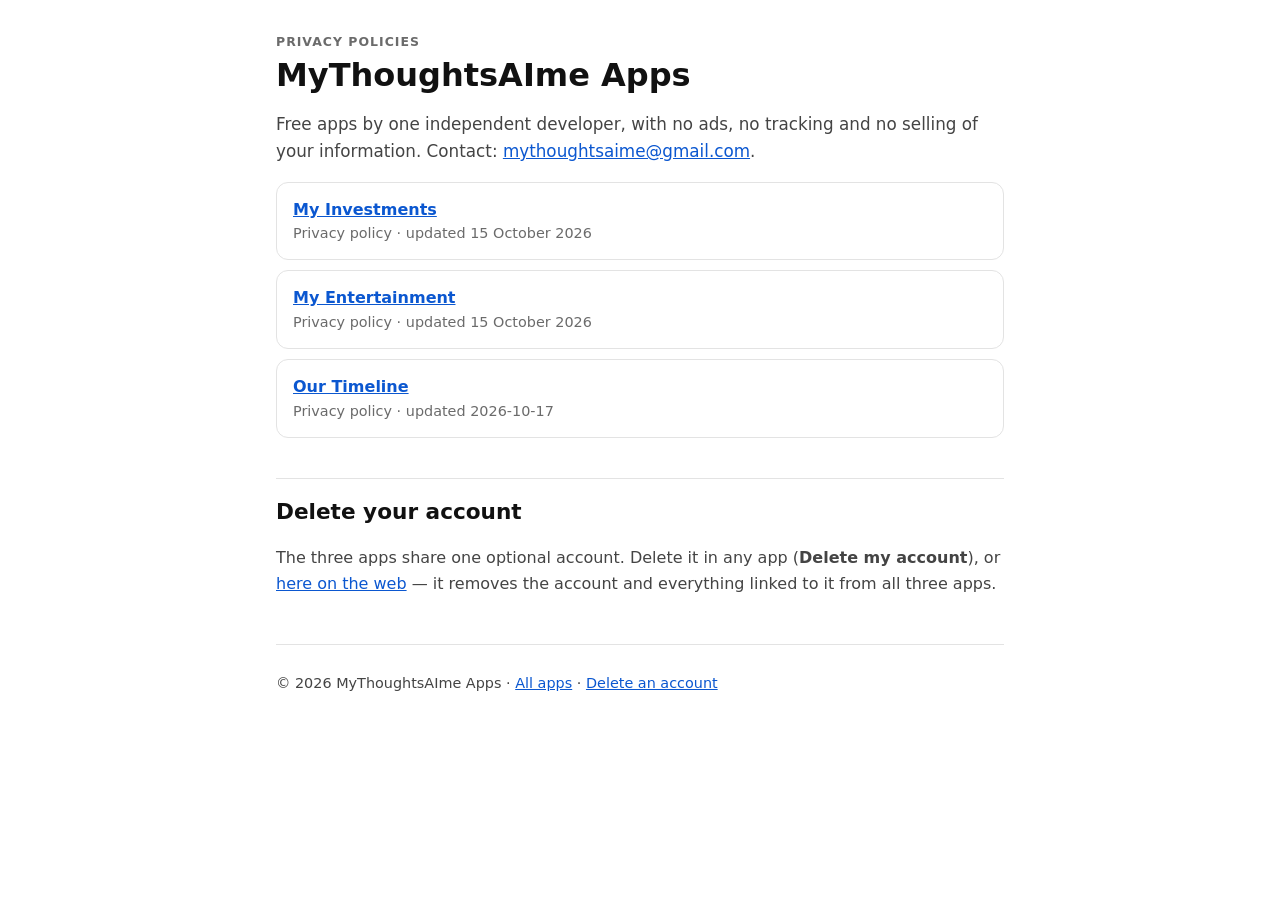
<file: index.html>
<!doctype html>
<html lang="en">
<head>
<meta charset="utf-8">
<meta name="viewport" content="width=device-width, initial-scale=1">
<title>Privacy policies — MyThoughtsAIme Apps</title>
<meta name="description" content="Privacy policies for My Investments, My Entertainment and Our Timeline.">
<link rel="stylesheet" href="assets/style.css">
</head>
<body>
<main>
<header>
<p class="kicker">Privacy policies</p>
<h1>MyThoughtsAIme Apps</h1>
<p class="lead">Free apps by one independent developer, with no ads, no tracking and no selling of your information.
Contact: <a href="mailto:mythoughtsaime@gmail.com">mythoughtsaime@gmail.com</a>.</p>
</header>
<section>
<ul class="apps">
<li><a href="my-investments.html"><strong>My Investments</strong></a><span>Privacy policy · updated 15 October 2026</span></li>
<li><a href="my-entertainment.html"><strong>My Entertainment</strong></a><span>Privacy policy · updated 15 October 2026</span></li>
<li><a href="our-timeline.html"><strong>Our Timeline</strong></a><span>Privacy policy · updated 2026-10-17</span></li>
</ul>
</section>
<section>
<h2>Delete your account</h2>
<p>The three apps share one optional account. Delete it in any app (<strong>Delete my account</strong>), or
<a href="delete-account.html">here on the web</a> — it removes the account and everything linked to it from all three apps.</p>
</section>
<footer><p>© 2026 MyThoughtsAIme Apps · <a href="index.html">All apps</a> · <a href="delete-account.html">Delete an account</a></p></footer>
</main>
</body>
</html>
</file>
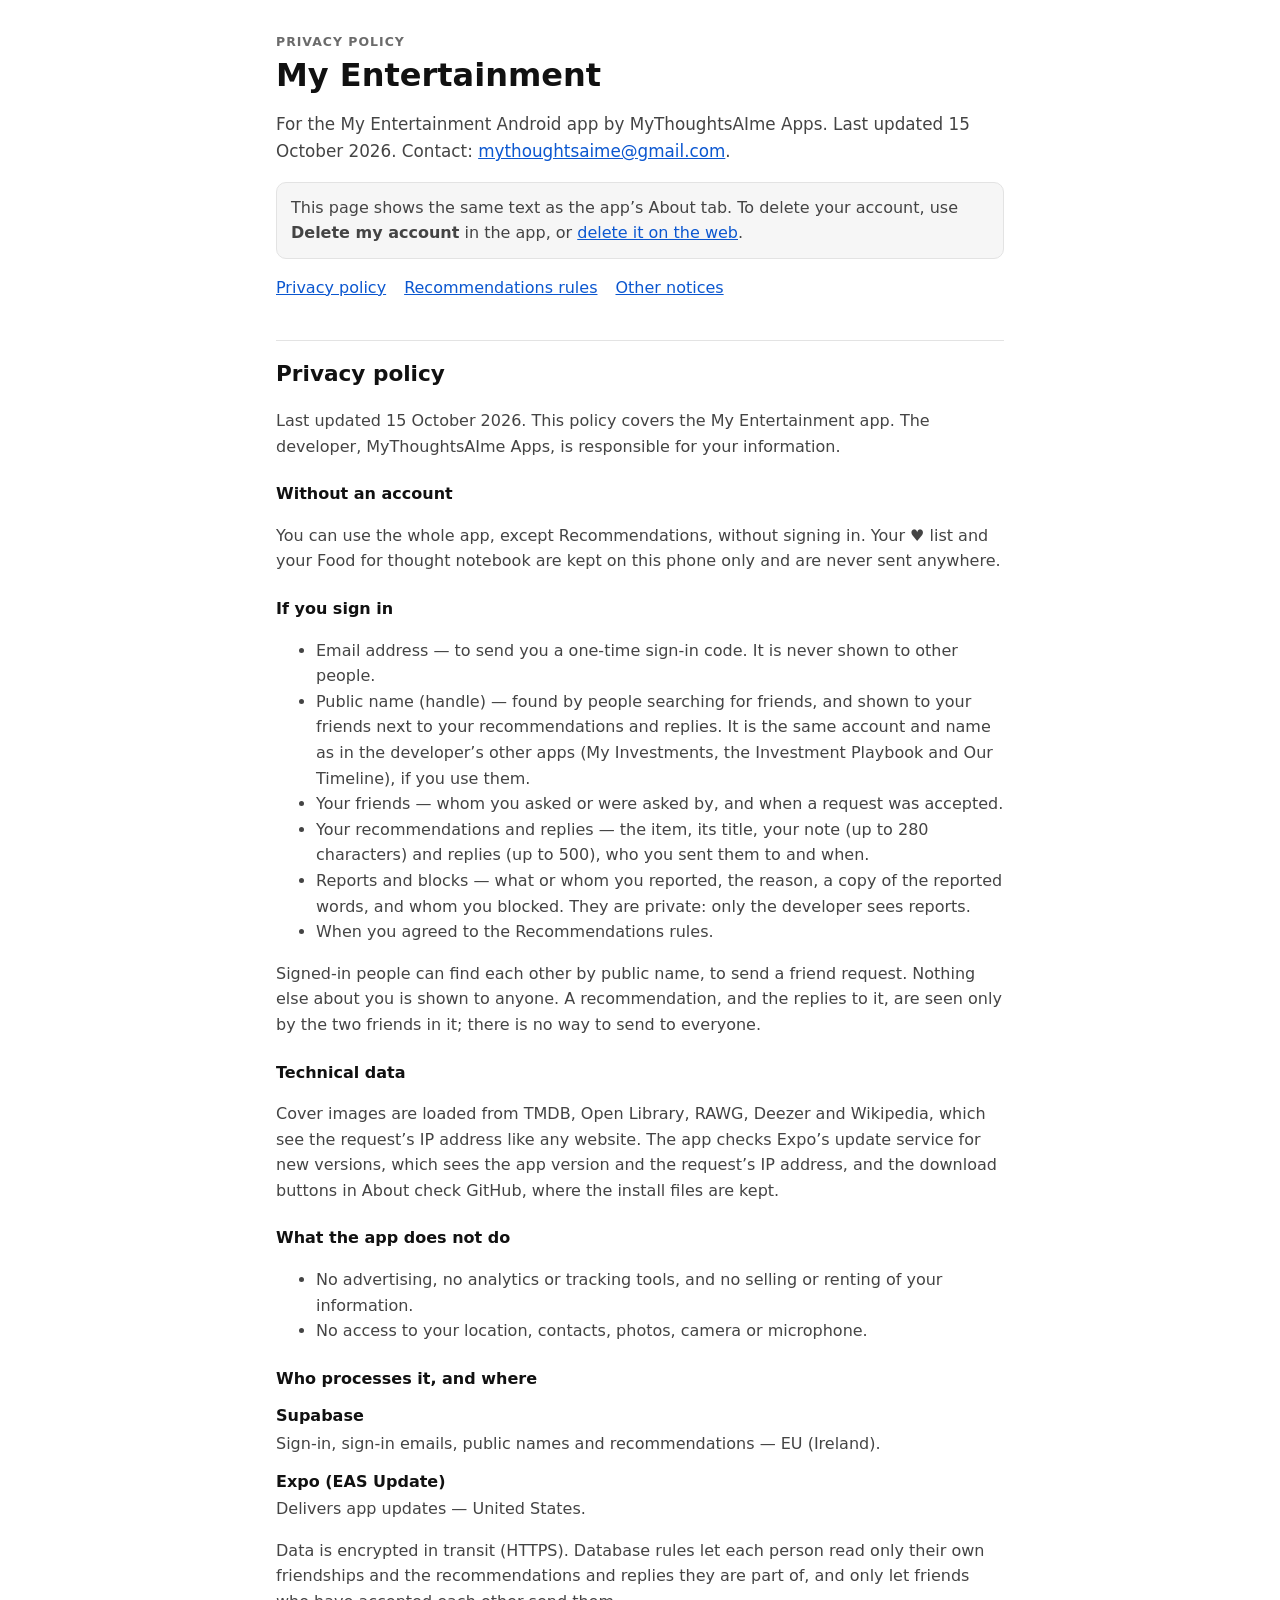
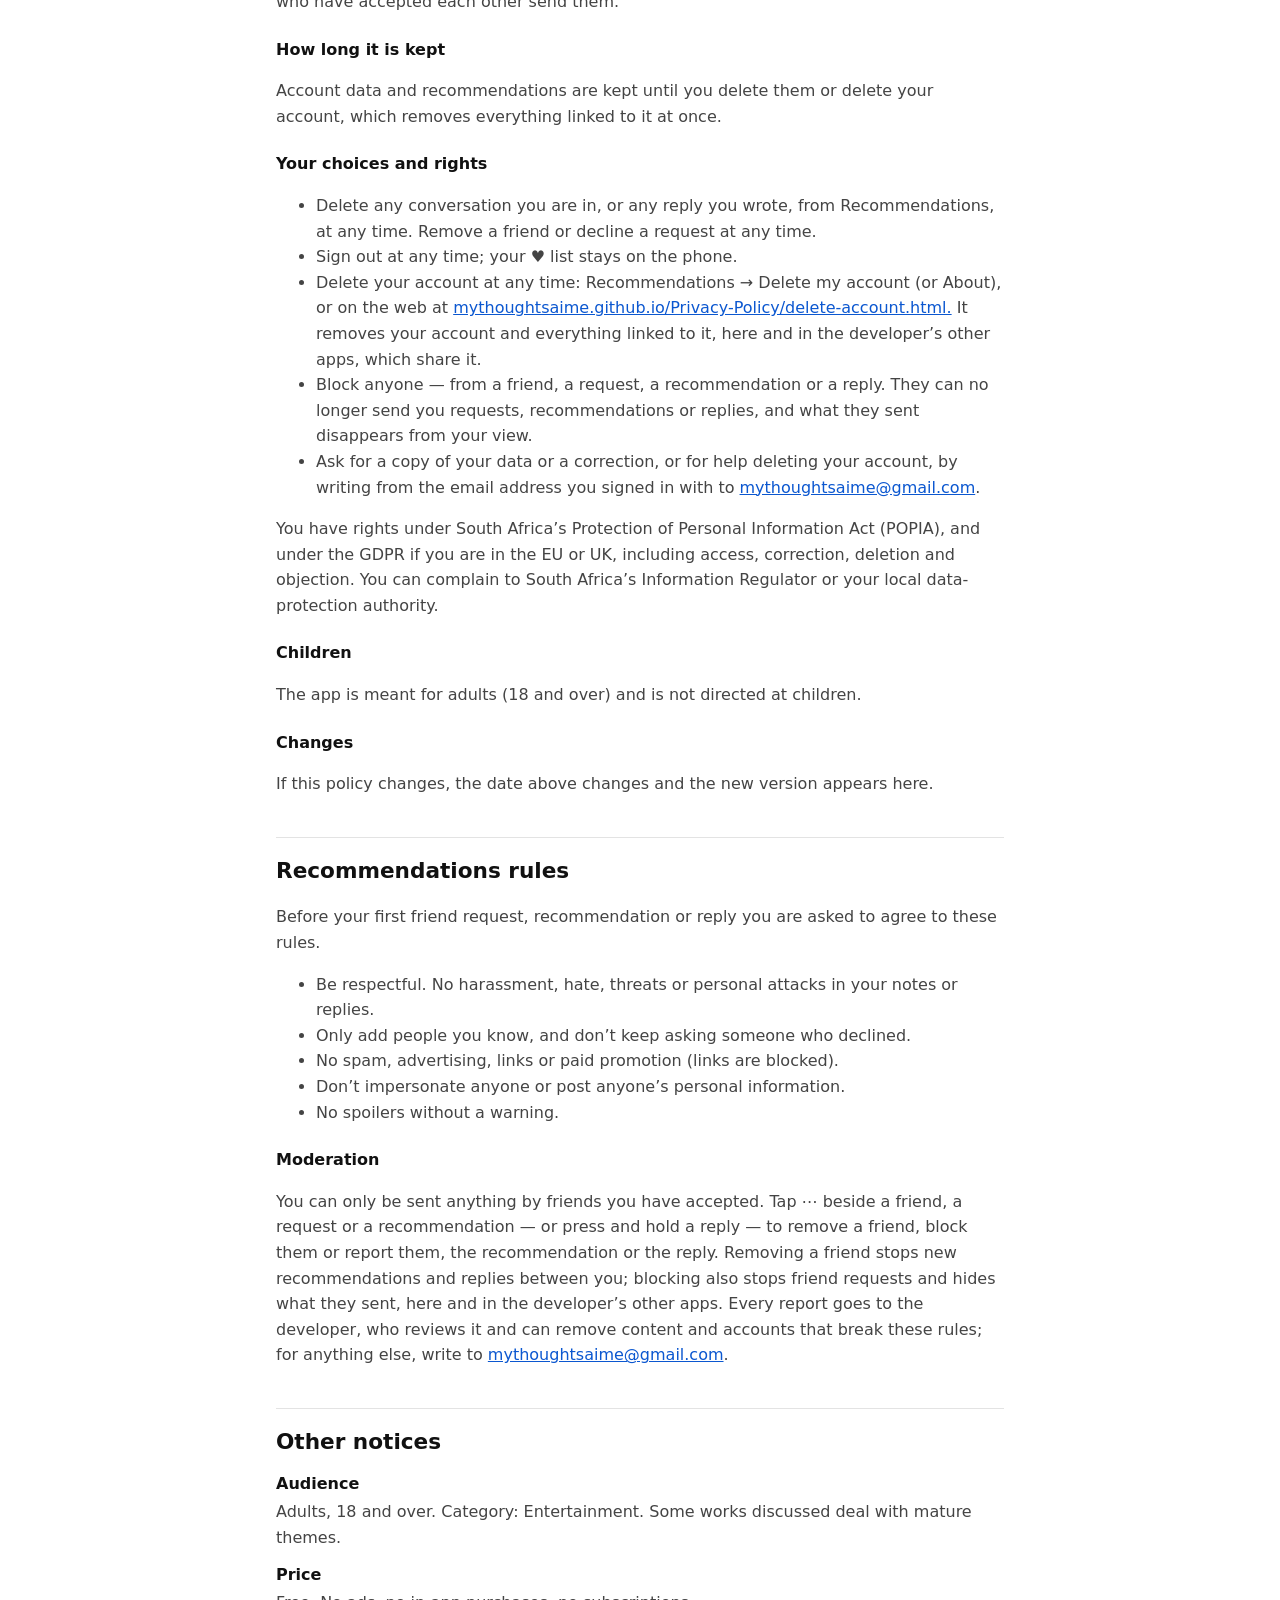
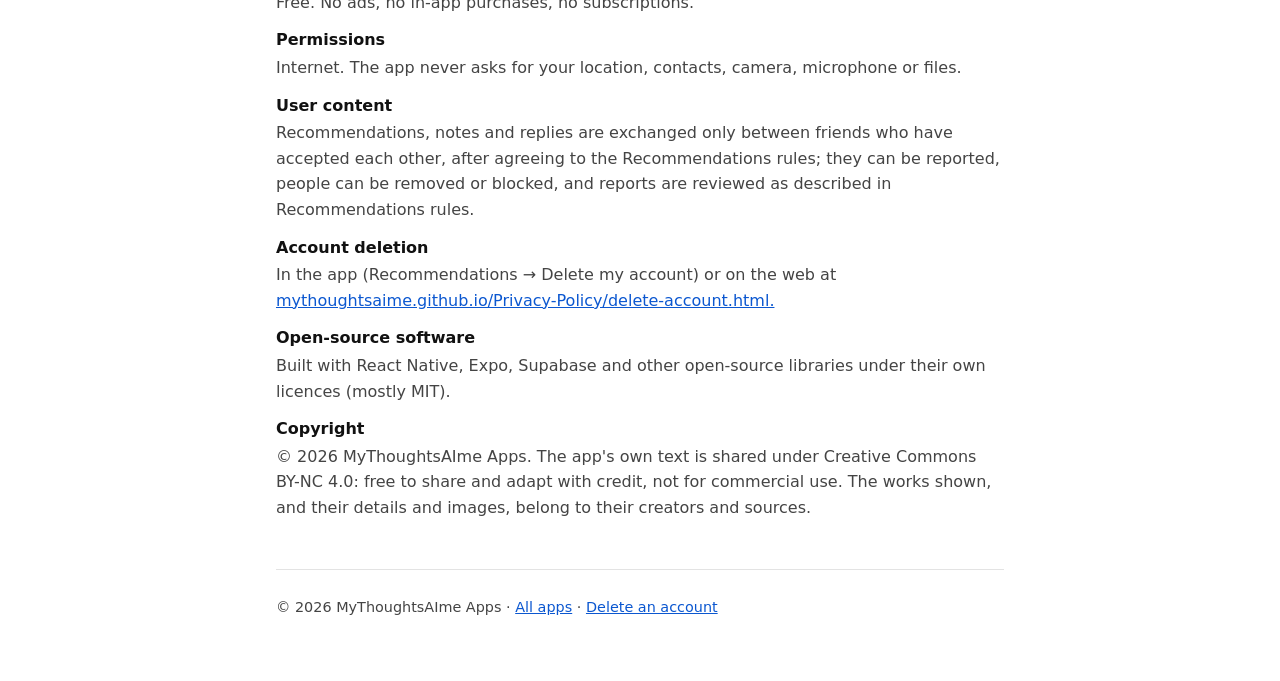
<file: my-entertainment.html>
<!doctype html>
<html lang="en">
<head>
<meta charset="utf-8">
<meta name="viewport" content="width=device-width, initial-scale=1">
<title>My Entertainment — Privacy policy</title>
<meta name="description" content="Privacy policy for the My Entertainment app.">
<link rel="stylesheet" href="assets/style.css">
</head>
<body>
<main>
<header>
<p class="kicker">Privacy policy</p>
<h1>My Entertainment</h1>
<p class="lead">For the My Entertainment Android app by MyThoughtsAIme Apps. Last updated 15 October 2026.
Contact: <a href="mailto:mythoughtsaime@gmail.com">mythoughtsaime@gmail.com</a>.</p>
<p class="note">This page shows the same text as the app’s About tab. To delete your account, use <strong>Delete my account</strong>
in the app, or <a href="delete-account.html">delete it on the web</a>.</p>
<nav><ul><li><a href="#privacy">Privacy policy</a></li><li><a href="#social">Recommendations rules</a></li><li><a href="#store">Other notices</a></li></ul></nav>
</header>
<section id="privacy"><h2>Privacy policy</h2>
<p>Last updated 15 October 2026. This policy covers the My Entertainment app. The developer, MyThoughtsAIme Apps, is responsible for your information.</p>
<h3>Without an account</h3>
<p>You can use the whole app, except Recommendations, without signing in. Your ♥ list and your Food for thought notebook are kept on this phone only and are never sent anywhere.</p>
<h3>If you sign in</h3>
<ul><li>Email address — to send you a one-time sign-in code. It is never shown to other people.</li><li>Public name (handle) — found by people searching for friends, and shown to your friends next to your recommendations and replies. It is the same account and name as in the developer’s other apps (My Investments, the Investment Playbook and Our Timeline), if you use them.</li><li>Your friends — whom you asked or were asked by, and when a request was accepted.</li><li>Your recommendations and replies — the item, its title, your note (up to 280 characters) and replies (up to 500), who you sent them to and when.</li><li>Reports and blocks — what or whom you reported, the reason, a copy of the reported words, and whom you blocked. They are private: only the developer sees reports.</li><li>When you agreed to the Recommendations rules.</li></ul>
<p>Signed-in people can find each other by public name, to send a friend request. Nothing else about you is shown to anyone. A recommendation, and the replies to it, are seen only by the two friends in it; there is no way to send to everyone.</p>
<h3>Technical data</h3>
<p>Cover images are loaded from TMDB, Open Library, RAWG, Deezer and Wikipedia, which see the request’s IP address like any website. The app checks Expo’s update service for new versions, which sees the app version and the request’s IP address, and the download buttons in About check GitHub, where the install files are kept.</p>
<h3>What the app does not do</h3>
<ul><li>No advertising, no analytics or tracking tools, and no selling or renting of your information.</li><li>No access to your location, contacts, photos, camera or microphone.</li></ul>
<h3>Who processes it, and where</h3>
<dl><dt>Supabase</dt><dd>Sign-in, sign-in emails, public names and recommendations — EU (Ireland).</dd><dt>Expo (EAS Update)</dt><dd>Delivers app updates — United States.</dd></dl>
<p>Data is encrypted in transit (HTTPS). Database rules let each person read only their own friendships and the recommendations and replies they are part of, and only let friends who have accepted each other send them.</p>
<h3>How long it is kept</h3>
<p>Account data and recommendations are kept until you delete them or delete your account, which removes everything linked to it at once.</p>
<h3>Your choices and rights</h3>
<ul><li>Delete any conversation you are in, or any reply you wrote, from Recommendations, at any time. Remove a friend or decline a request at any time.</li><li>Sign out at any time; your ♥ list stays on the phone.</li><li>Delete your account at any time: Recommendations → Delete my account (or About), or on the web at <a href="https://mythoughtsaime.github.io/Privacy-Policy/delete-account.html.">mythoughtsaime.github.io/Privacy-Policy/delete-account.html.</a> It removes your account and everything linked to it, here and in the developer’s other apps, which share it.</li><li>Block anyone — from a friend, a request, a recommendation or a reply. They can no longer send you requests, recommendations or replies, and what they sent disappears from your view.</li><li>Ask for a copy of your data or a correction, or for help deleting your account, by writing from the email address you signed in with to <a href="mailto:mythoughtsaime@gmail.com">mythoughtsaime@gmail.com</a>.</li></ul>
<p>You have rights under South Africa’s Protection of Personal Information Act (POPIA), and under the GDPR if you are in the EU or UK, including access, correction, deletion and objection. You can complain to South Africa’s Information Regulator or your local data-protection authority.</p>
<h3>Children</h3>
<p>The app is meant for adults (18 and over) and is not directed at children.</p>
<h3>Changes</h3>
<p>If this policy changes, the date above changes and the new version appears here.</p></section>
<section id="social"><h2>Recommendations rules</h2>
<p>Before your first friend request, recommendation or reply you are asked to agree to these rules.</p>
<ul><li>Be respectful. No harassment, hate, threats or personal attacks in your notes or replies.</li><li>Only add people you know, and don’t keep asking someone who declined.</li><li>No spam, advertising, links or paid promotion (links are blocked).</li><li>Don’t impersonate anyone or post anyone’s personal information.</li><li>No spoilers without a warning.</li></ul>
<h3>Moderation</h3>
<p>You can only be sent anything by friends you have accepted. Tap ⋯ beside a friend, a request or a recommendation — or press and hold a reply — to remove a friend, block them or report them, the recommendation or the reply. Removing a friend stops new recommendations and replies between you; blocking also stops friend requests and hides what they sent, here and in the developer’s other apps. Every report goes to the developer, who reviews it and can remove content and accounts that break these rules; for anything else, write to <a href="mailto:mythoughtsaime@gmail.com">mythoughtsaime@gmail.com</a>.</p></section>
<section id="store"><h2>Other notices</h2>
<dl><dt>Audience</dt><dd>Adults, 18 and over. Category: Entertainment. Some works discussed deal with mature themes.</dd><dt>Price</dt><dd>Free. No ads, no in-app purchases, no subscriptions.</dd><dt>Permissions</dt><dd>Internet. The app never asks for your location, contacts, camera, microphone or files.</dd><dt>User content</dt><dd>Recommendations, notes and replies are exchanged only between friends who have accepted each other, after agreeing to the Recommendations rules; they can be reported, people can be removed or blocked, and reports are reviewed as described in Recommendations rules.</dd><dt>Account deletion</dt><dd>In the app (Recommendations → Delete my account) or on the web at <a href="https://mythoughtsaime.github.io/Privacy-Policy/delete-account.html.">mythoughtsaime.github.io/Privacy-Policy/delete-account.html.</a></dd><dt>Open-source software</dt><dd>Built with React Native, Expo, Supabase and other open-source libraries under their own licences (mostly MIT).</dd><dt>Copyright</dt><dd>© 2026 MyThoughtsAIme Apps. The app's own text is shared under Creative Commons BY-NC 4.0: free to share and adapt with credit, not for commercial use. The works shown, and their details and images, belong to their creators and sources.</dd></dl></section>
<footer><p>© 2026 MyThoughtsAIme Apps · <a href="index.html">All apps</a> · <a href="delete-account.html">Delete an account</a></p></footer>
</main>
</body>
</html>
</file>
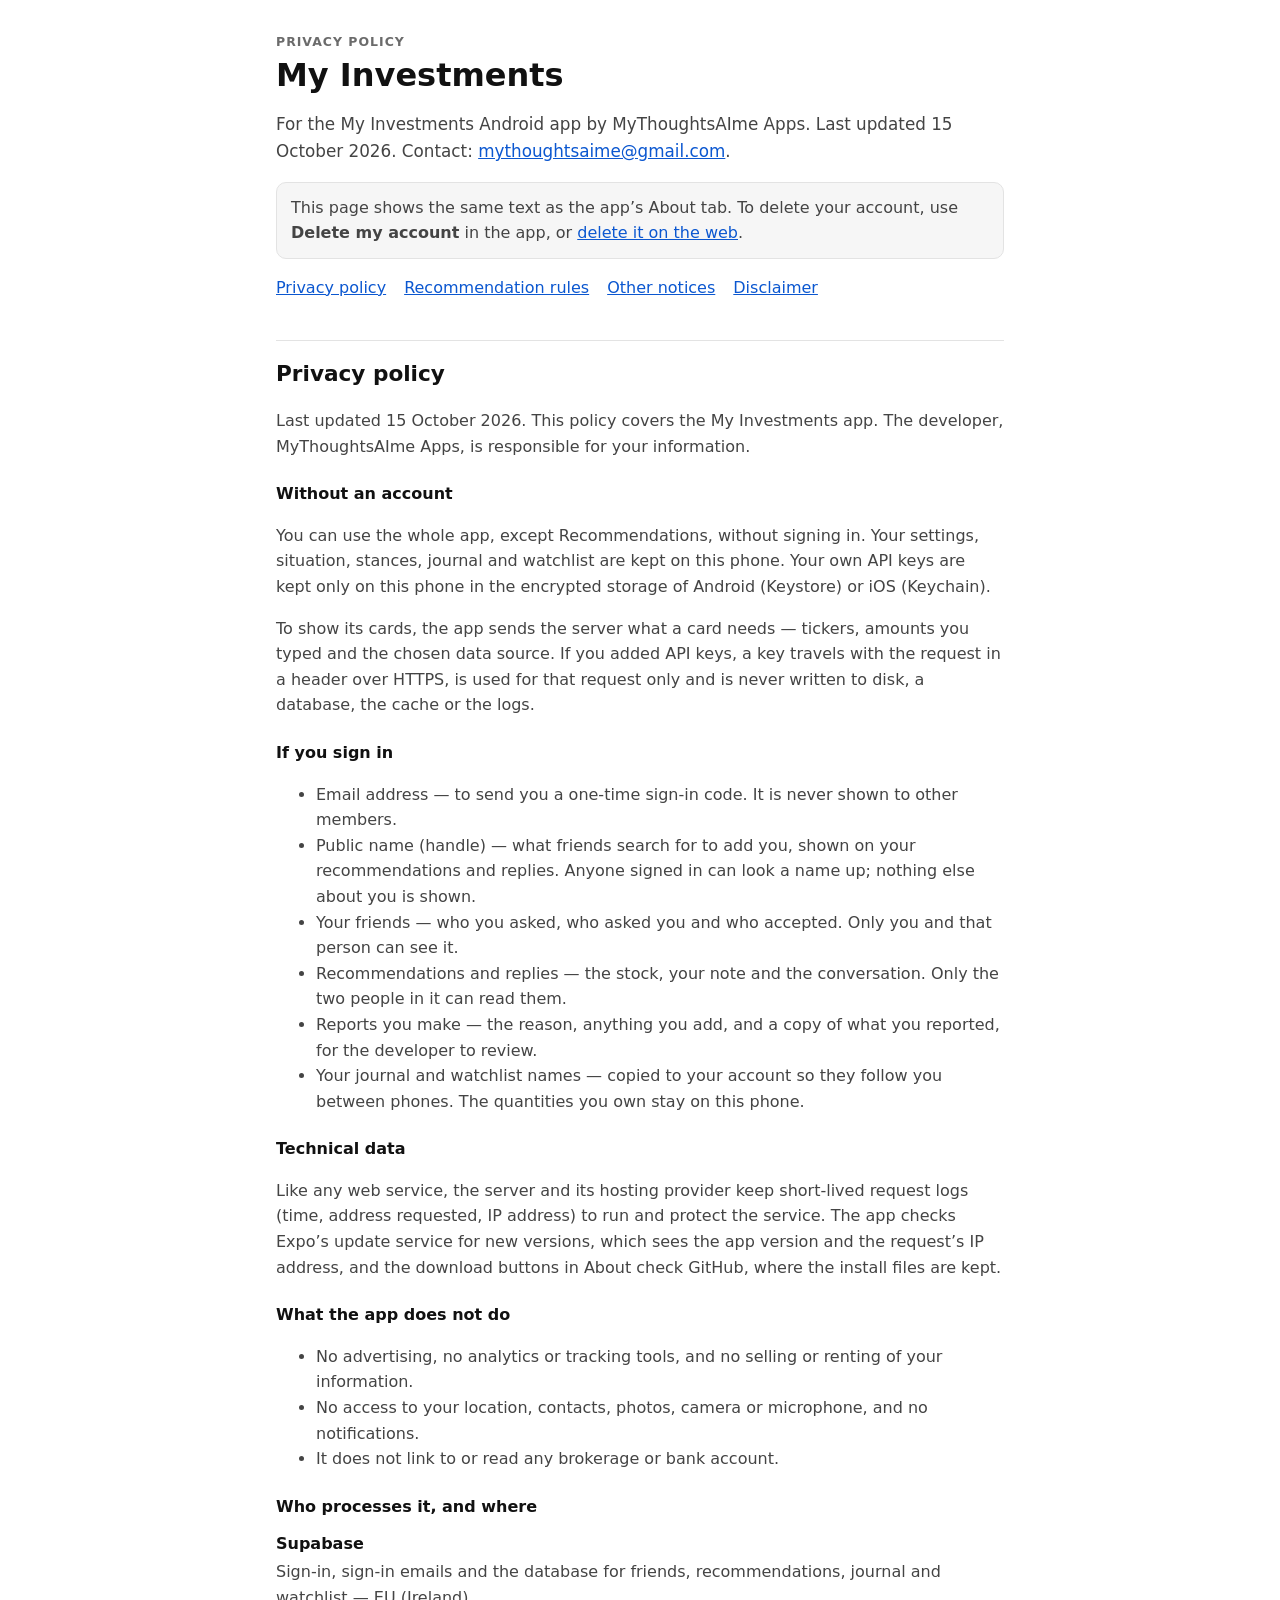
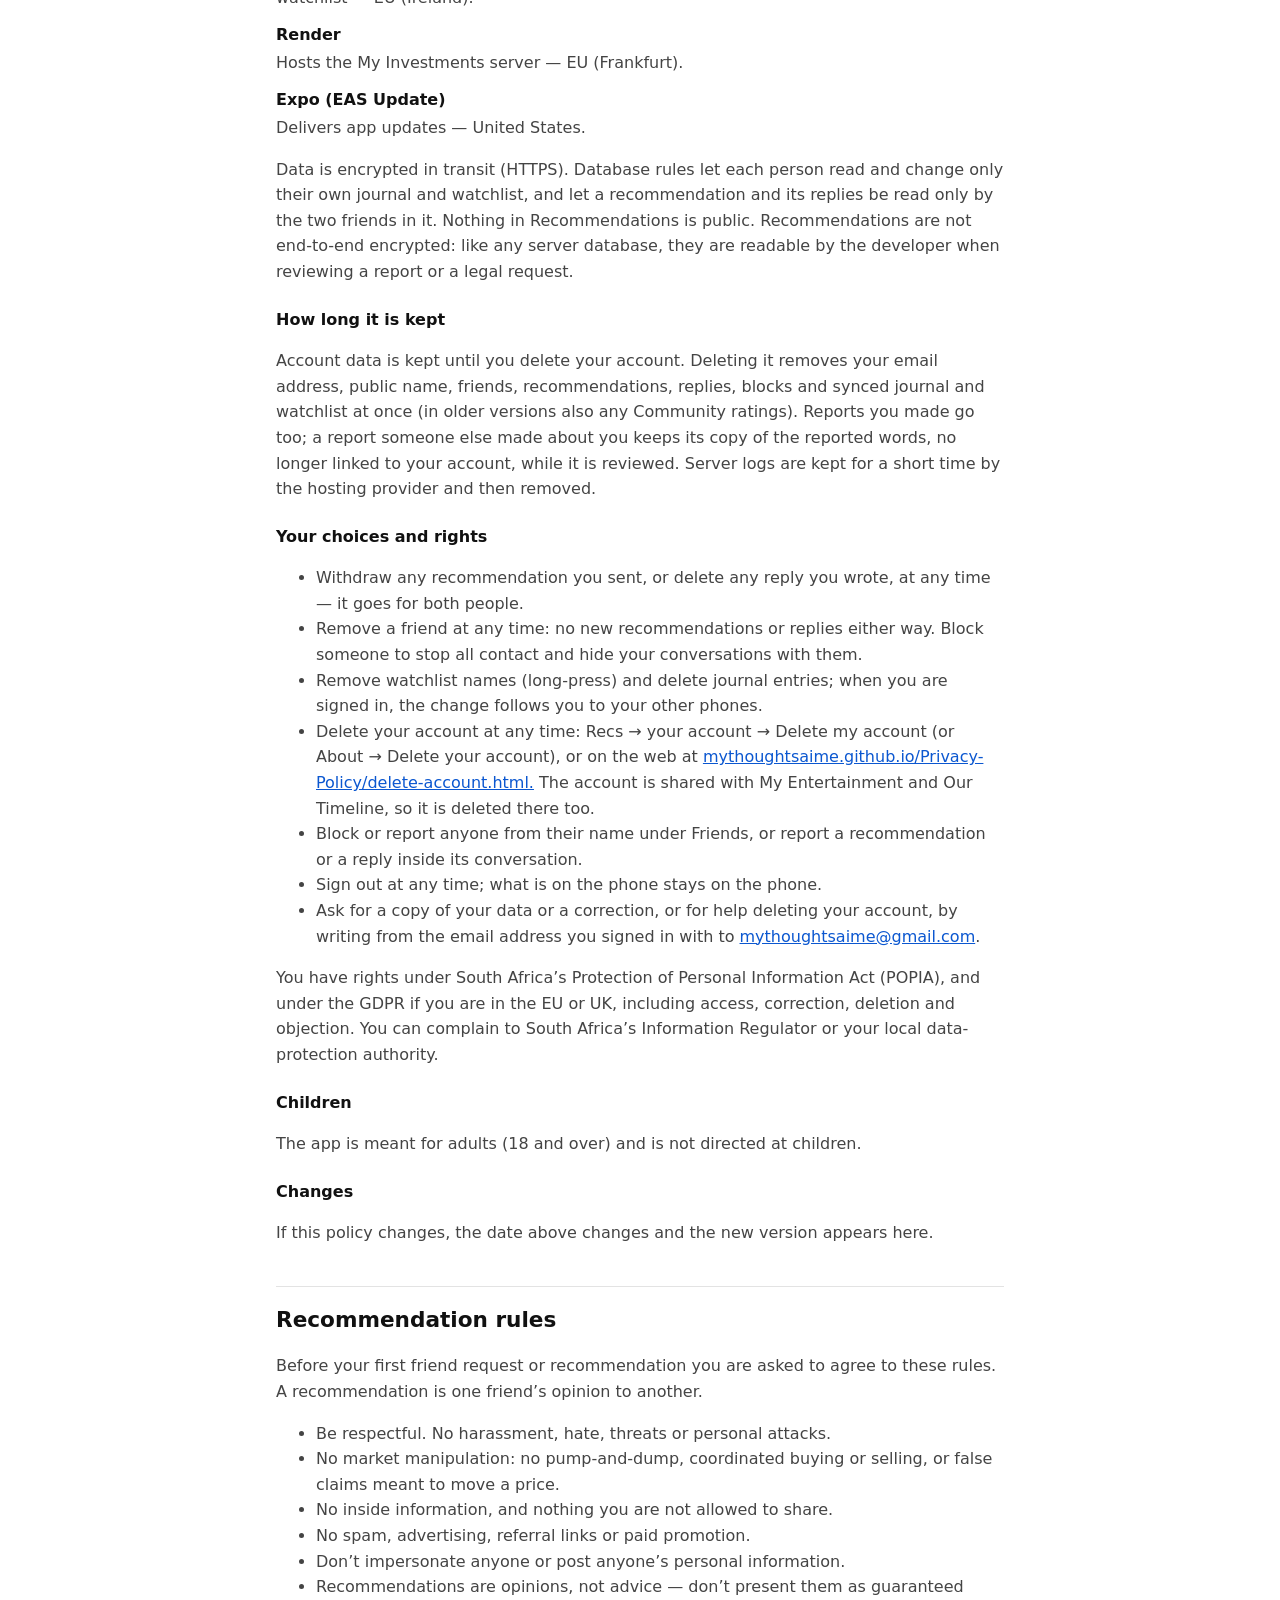
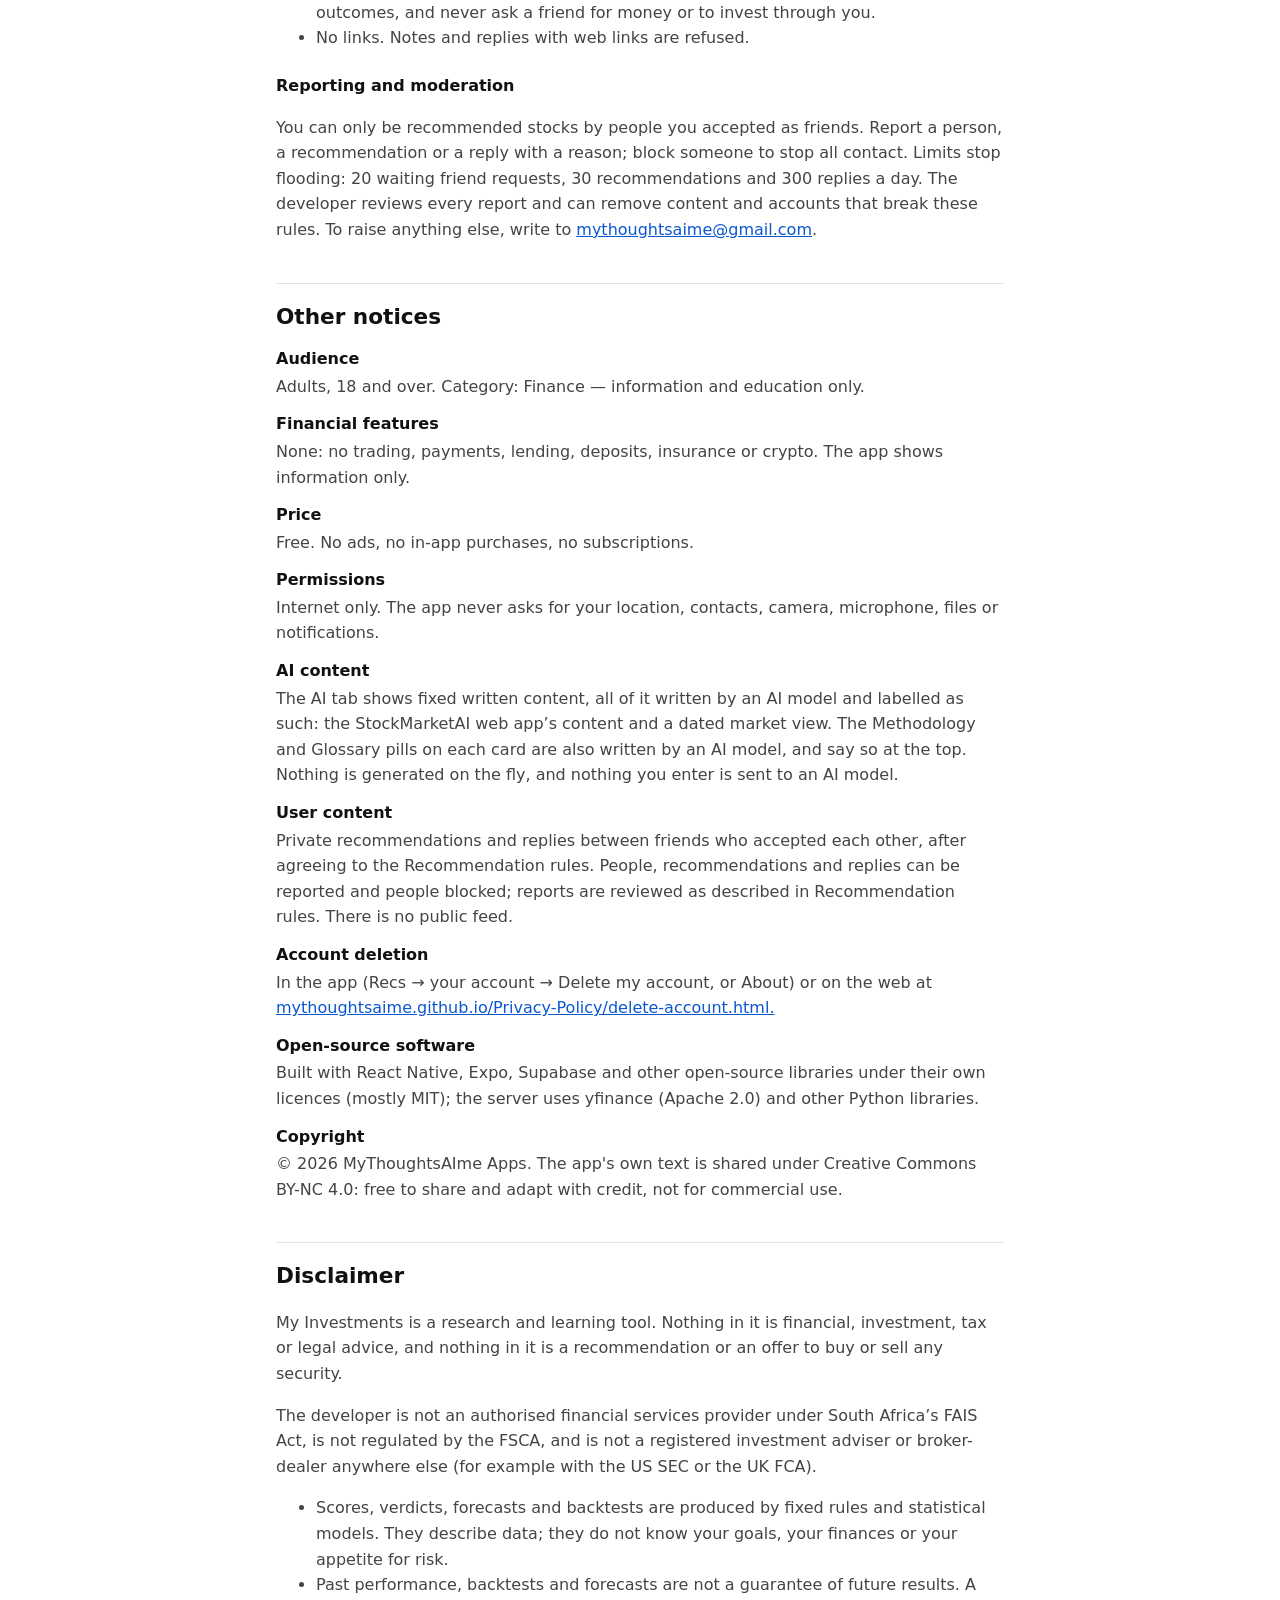
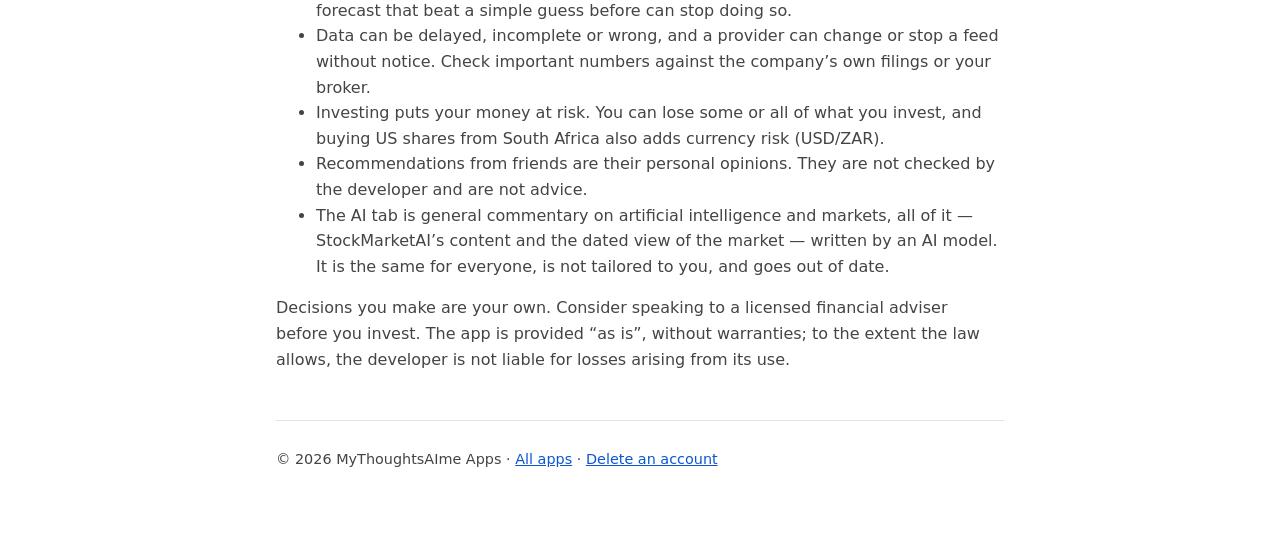
<file: my-investments.html>
<!doctype html>
<html lang="en">
<head>
<meta charset="utf-8">
<meta name="viewport" content="width=device-width, initial-scale=1">
<title>My Investments — Privacy policy</title>
<meta name="description" content="Privacy policy for the My Investments app.">
<link rel="stylesheet" href="assets/style.css">
</head>
<body>
<main>
<header>
<p class="kicker">Privacy policy</p>
<h1>My Investments</h1>
<p class="lead">For the My Investments Android app by MyThoughtsAIme Apps. Last updated 15 October 2026.
Contact: <a href="mailto:mythoughtsaime@gmail.com">mythoughtsaime@gmail.com</a>.</p>
<p class="note">This page shows the same text as the app’s About tab. To delete your account, use <strong>Delete my account</strong>
in the app, or <a href="delete-account.html">delete it on the web</a>.</p>
<nav><ul><li><a href="#privacy">Privacy policy</a></li><li><a href="#community">Recommendation rules</a></li><li><a href="#store">Other notices</a></li><li><a href="#disclaimer">Disclaimer</a></li></ul></nav>
</header>
<section id="privacy"><h2>Privacy policy</h2>
<p>Last updated 15 October 2026. This policy covers the My Investments app. The developer, MyThoughtsAIme Apps, is responsible for your information.</p>
<h3>Without an account</h3>
<p>You can use the whole app, except Recommendations, without signing in. Your settings, situation, stances, journal and watchlist are kept on this phone. Your own API keys are kept only on this phone in the encrypted storage of Android (Keystore) or iOS (Keychain).</p>
<p>To show its cards, the app sends the server what a card needs — tickers, amounts you typed and the chosen data source. If you added API keys, a key travels with the request in a header over HTTPS, is used for that request only and is never written to disk, a database, the cache or the logs.</p>
<h3>If you sign in</h3>
<ul><li>Email address — to send you a one-time sign-in code. It is never shown to other members.</li><li>Public name (handle) — what friends search for to add you, shown on your recommendations and replies. Anyone signed in can look a name up; nothing else about you is shown.</li><li>Your friends — who you asked, who asked you and who accepted. Only you and that person can see it.</li><li>Recommendations and replies — the stock, your note and the conversation. Only the two people in it can read them.</li><li>Reports you make — the reason, anything you add, and a copy of what you reported, for the developer to review.</li><li>Your journal and watchlist names — copied to your account so they follow you between phones. The quantities you own stay on this phone.</li></ul>
<h3>Technical data</h3>
<p>Like any web service, the server and its hosting provider keep short-lived request logs (time, address requested, IP address) to run and protect the service. The app checks Expo’s update service for new versions, which sees the app version and the request’s IP address, and the download buttons in About check GitHub, where the install files are kept.</p>
<h3>What the app does not do</h3>
<ul><li>No advertising, no analytics or tracking tools, and no selling or renting of your information.</li><li>No access to your location, contacts, photos, camera or microphone, and no notifications.</li><li>It does not link to or read any brokerage or bank account.</li></ul>
<h3>Who processes it, and where</h3>
<dl><dt>Supabase</dt><dd>Sign-in, sign-in emails and the database for friends, recommendations, journal and watchlist — EU (Ireland).</dd><dt>Render</dt><dd>Hosts the My Investments server — EU (Frankfurt).</dd><dt>Expo (EAS Update)</dt><dd>Delivers app updates — United States.</dd></dl>
<p>Data is encrypted in transit (HTTPS). Database rules let each person read and change only their own journal and watchlist, and let a recommendation and its replies be read only by the two friends in it. Nothing in Recommendations is public. Recommendations are not end-to-end encrypted: like any server database, they are readable by the developer when reviewing a report or a legal request.</p>
<h3>How long it is kept</h3>
<p>Account data is kept until you delete your account. Deleting it removes your email address, public name, friends, recommendations, replies, blocks and synced journal and watchlist at once (in older versions also any Community ratings). Reports you made go too; a report someone else made about you keeps its copy of the reported words, no longer linked to your account, while it is reviewed. Server logs are kept for a short time by the hosting provider and then removed.</p>
<h3>Your choices and rights</h3>
<ul><li>Withdraw any recommendation you sent, or delete any reply you wrote, at any time — it goes for both people.</li><li>Remove a friend at any time: no new recommendations or replies either way. Block someone to stop all contact and hide your conversations with them.</li><li>Remove watchlist names (long-press) and delete journal entries; when you are signed in, the change follows you to your other phones.</li><li>Delete your account at any time: Recs → your account → Delete my account (or About → Delete your account), or on the web at <a href="https://mythoughtsaime.github.io/Privacy-Policy/delete-account.html.">mythoughtsaime.github.io/Privacy-Policy/delete-account.html.</a> The account is shared with My Entertainment and Our Timeline, so it is deleted there too.</li><li>Block or report anyone from their name under Friends, or report a recommendation or a reply inside its conversation.</li><li>Sign out at any time; what is on the phone stays on the phone.</li><li>Ask for a copy of your data or a correction, or for help deleting your account, by writing from the email address you signed in with to <a href="mailto:mythoughtsaime@gmail.com">mythoughtsaime@gmail.com</a>.</li></ul>
<p>You have rights under South Africa’s Protection of Personal Information Act (POPIA), and under the GDPR if you are in the EU or UK, including access, correction, deletion and objection. You can complain to South Africa’s Information Regulator or your local data-protection authority.</p>
<h3>Children</h3>
<p>The app is meant for adults (18 and over) and is not directed at children.</p>
<h3>Changes</h3>
<p>If this policy changes, the date above changes and the new version appears here.</p></section>
<section id="community"><h2>Recommendation rules</h2>
<p>Before your first friend request or recommendation you are asked to agree to these rules. A recommendation is one friend’s opinion to another.</p>
<ul><li>Be respectful. No harassment, hate, threats or personal attacks.</li><li>No market manipulation: no pump-and-dump, coordinated buying or selling, or false claims meant to move a price.</li><li>No inside information, and nothing you are not allowed to share.</li><li>No spam, advertising, referral links or paid promotion.</li><li>Don’t impersonate anyone or post anyone’s personal information.</li><li>Recommendations are opinions, not advice — don’t present them as guaranteed outcomes, and never ask a friend for money or to invest through you.</li><li>No links. Notes and replies with web links are refused.</li></ul>
<h3>Reporting and moderation</h3>
<p>You can only be recommended stocks by people you accepted as friends. Report a person, a recommendation or a reply with a reason; block someone to stop all contact. Limits stop flooding: 20 waiting friend requests, 30 recommendations and 300 replies a day. The developer reviews every report and can remove content and accounts that break these rules. To raise anything else, write to <a href="mailto:mythoughtsaime@gmail.com">mythoughtsaime@gmail.com</a>.</p></section>
<section id="store"><h2>Other notices</h2>
<dl><dt>Audience</dt><dd>Adults, 18 and over. Category: Finance — information and education only.</dd><dt>Financial features</dt><dd>None: no trading, payments, lending, deposits, insurance or crypto. The app shows information only.</dd><dt>Price</dt><dd>Free. No ads, no in-app purchases, no subscriptions.</dd><dt>Permissions</dt><dd>Internet only. The app never asks for your location, contacts, camera, microphone, files or notifications.</dd><dt>AI content</dt><dd>The AI tab shows fixed written content, all of it written by an AI model and labelled as such: the StockMarketAI web app’s content and a dated market view. The Methodology and Glossary pills on each card are also written by an AI model, and say so at the top. Nothing is generated on the fly, and nothing you enter is sent to an AI model.</dd><dt>User content</dt><dd>Private recommendations and replies between friends who accepted each other, after agreeing to the Recommendation rules. People, recommendations and replies can be reported and people blocked; reports are reviewed as described in Recommendation rules. There is no public feed.</dd><dt>Account deletion</dt><dd>In the app (Recs → your account → Delete my account, or About) or on the web at <a href="https://mythoughtsaime.github.io/Privacy-Policy/delete-account.html.">mythoughtsaime.github.io/Privacy-Policy/delete-account.html.</a></dd><dt>Open-source software</dt><dd>Built with React Native, Expo, Supabase and other open-source libraries under their own licences (mostly MIT); the server uses yfinance (Apache 2.0) and other Python libraries.</dd><dt>Copyright</dt><dd>© 2026 MyThoughtsAIme Apps. The app's own text is shared under Creative Commons BY-NC 4.0: free to share and adapt with credit, not for commercial use.</dd></dl></section>
<section id="disclaimer"><h2>Disclaimer</h2>
<p>My Investments is a research and learning tool. Nothing in it is financial, investment, tax or legal advice, and nothing in it is a recommendation or an offer to buy or sell any security.</p>
<p>The developer is not an authorised financial services provider under South Africa’s FAIS Act, is not regulated by the FSCA, and is not a registered investment adviser or broker-dealer anywhere else (for example with the US SEC or the UK FCA).</p>
<ul><li>Scores, verdicts, forecasts and backtests are produced by fixed rules and statistical models. They describe data; they do not know your goals, your finances or your appetite for risk.</li><li>Past performance, backtests and forecasts are not a guarantee of future results. A forecast that beat a simple guess before can stop doing so.</li><li>Data can be delayed, incomplete or wrong, and a provider can change or stop a feed without notice. Check important numbers against the company’s own filings or your broker.</li><li>Investing puts your money at risk. You can lose some or all of what you invest, and buying US shares from South Africa also adds currency risk (USD/ZAR).</li><li>Recommendations from friends are their personal opinions. They are not checked by the developer and are not advice.</li><li>The AI tab is general commentary on artificial intelligence and markets, all of it — StockMarketAI’s content and the dated view of the market — written by an AI model. It is the same for everyone, is not tailored to you, and goes out of date.</li></ul>
<p>Decisions you make are your own. Consider speaking to a licensed financial adviser before you invest. The app is provided “as is”, without warranties; to the extent the law allows, the developer is not liable for losses arising from its use.</p></section>
<footer><p>© 2026 MyThoughtsAIme Apps · <a href="index.html">All apps</a> · <a href="delete-account.html">Delete an account</a></p></footer>
</main>
</body>
</html>
</file>
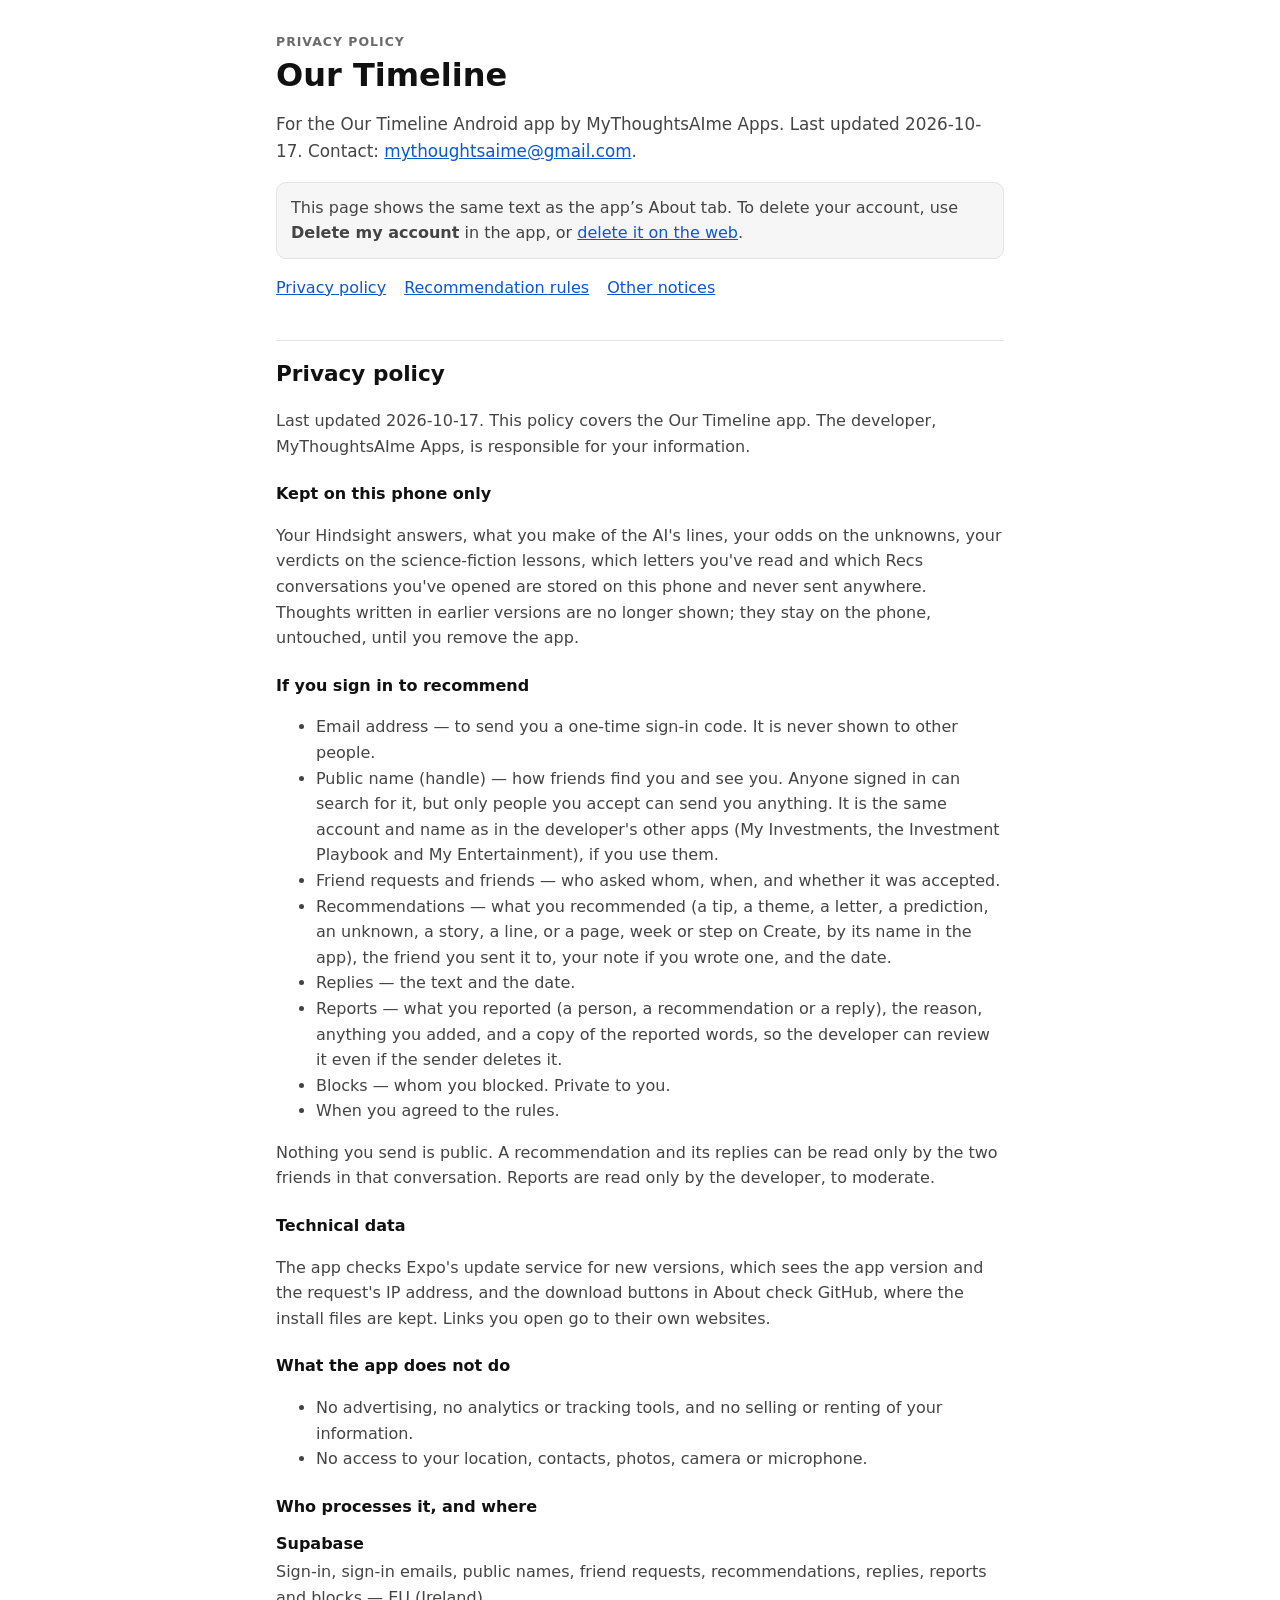
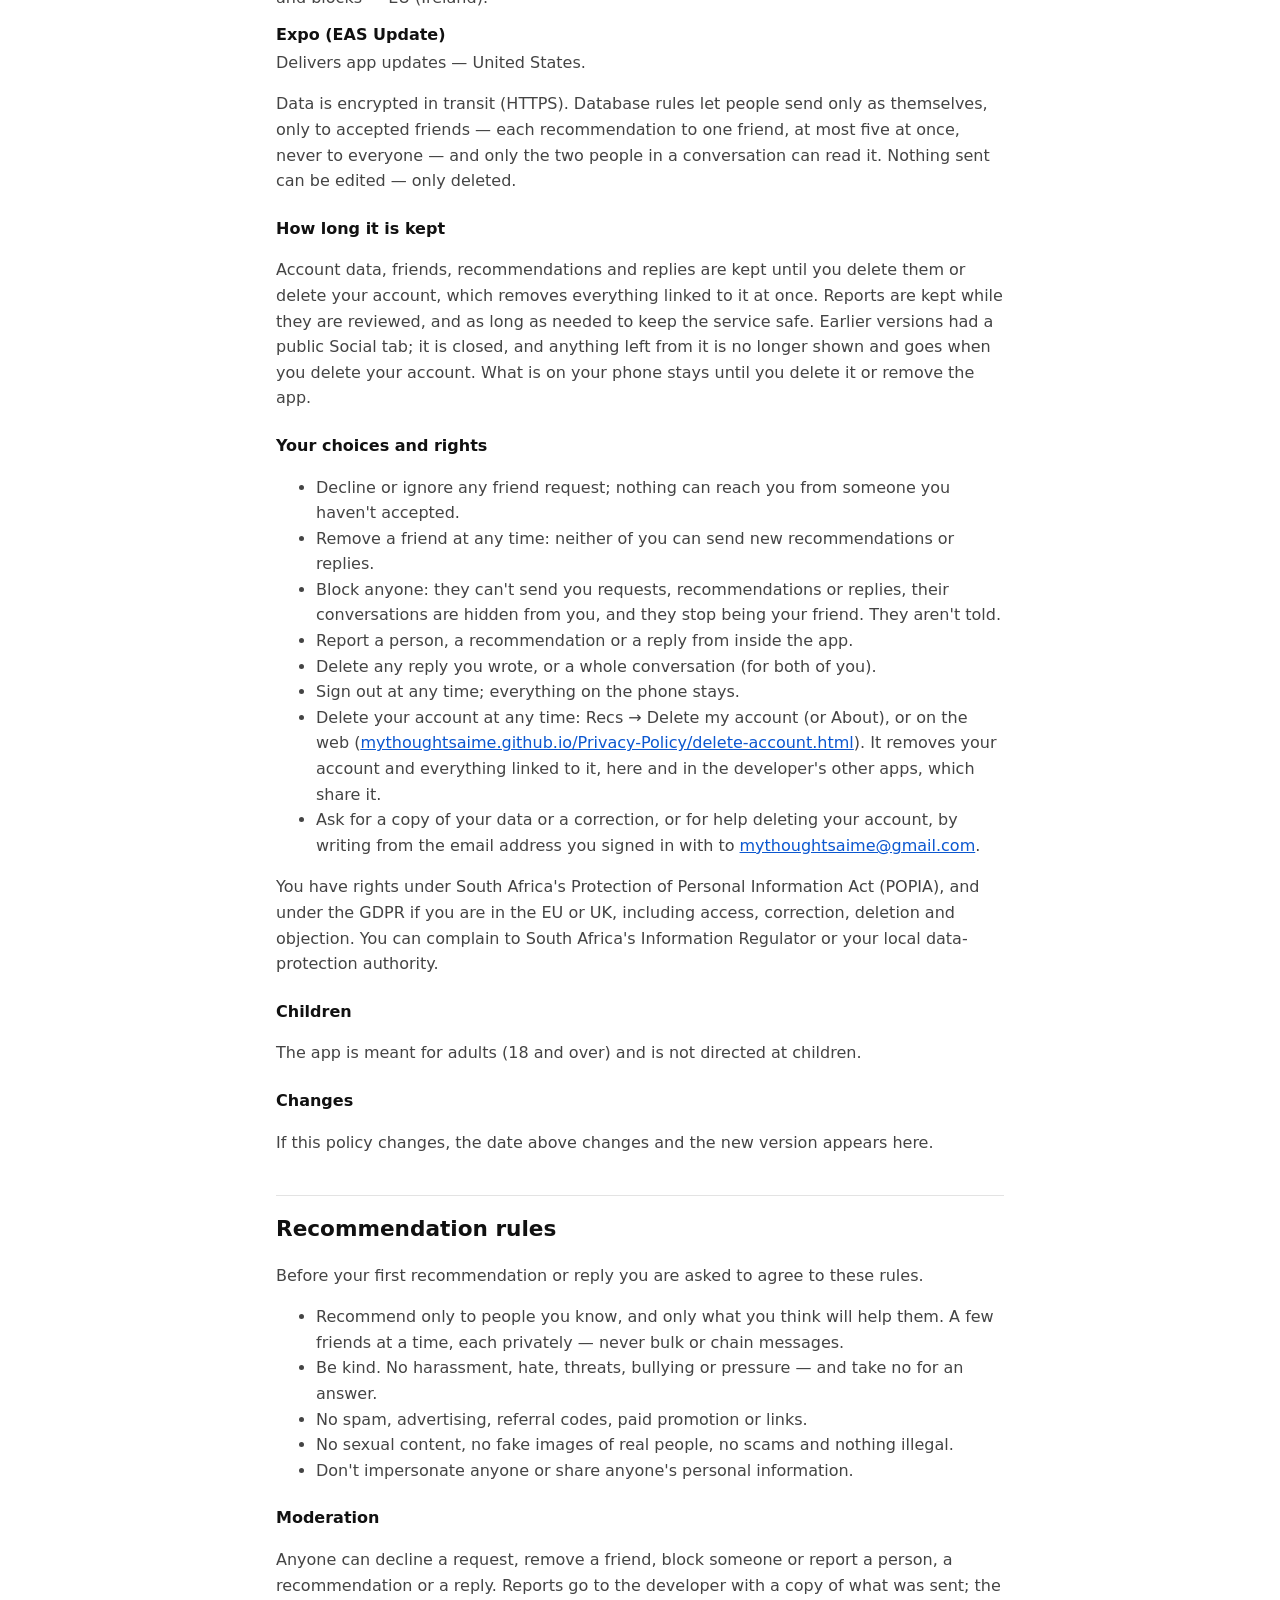
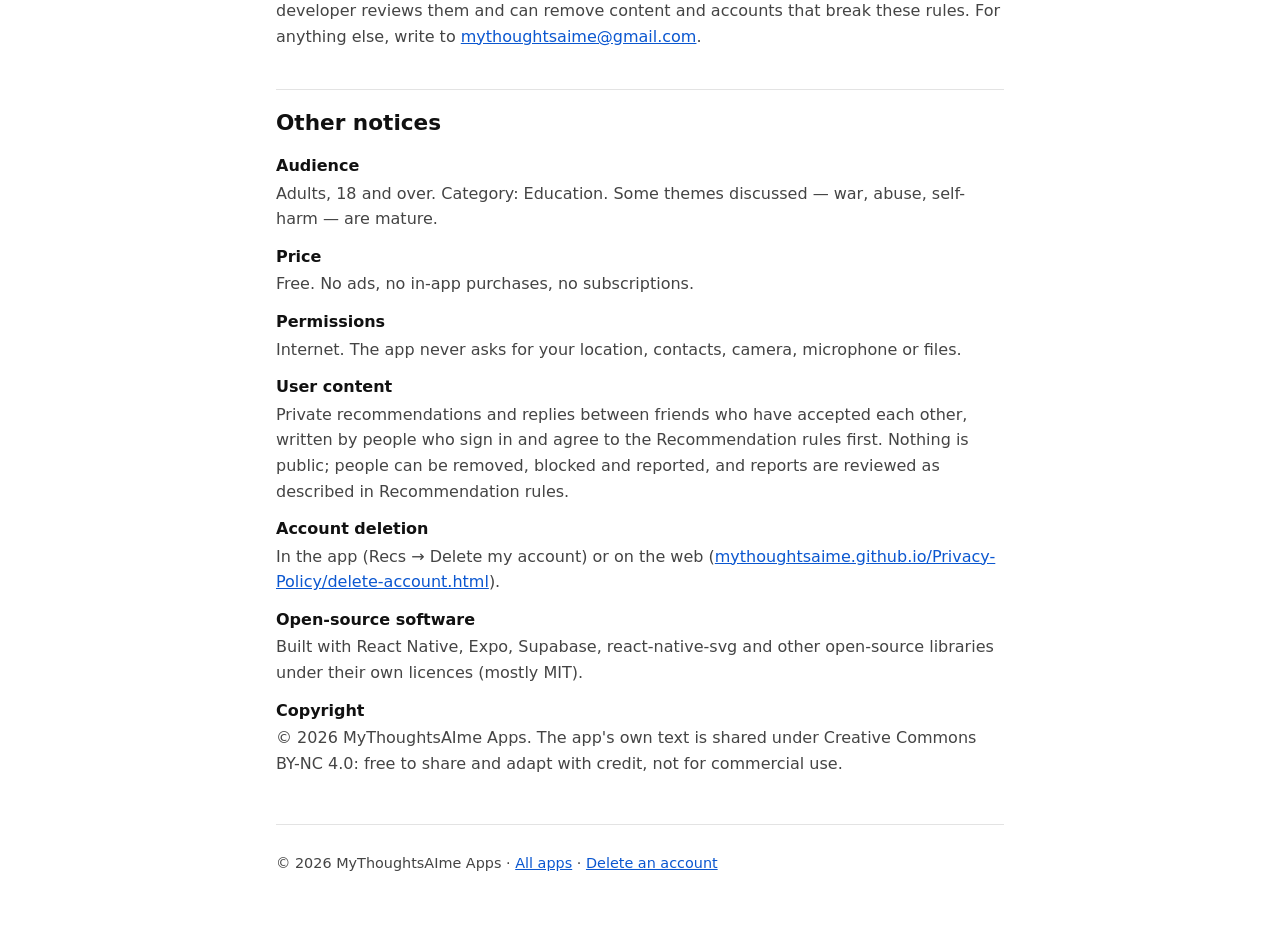
<file: our-timeline.html>
<!doctype html>
<html lang="en">
<head>
<meta charset="utf-8">
<meta name="viewport" content="width=device-width, initial-scale=1">
<title>Our Timeline — Privacy policy</title>
<meta name="description" content="Privacy policy for the Our Timeline app.">
<link rel="stylesheet" href="assets/style.css">
</head>
<body>
<main>
<header>
<p class="kicker">Privacy policy</p>
<h1>Our Timeline</h1>
<p class="lead">For the Our Timeline Android app by MyThoughtsAIme Apps. Last updated 2026-10-17.
Contact: <a href="mailto:mythoughtsaime@gmail.com">mythoughtsaime@gmail.com</a>.</p>
<p class="note">This page shows the same text as the app’s About tab. To delete your account, use <strong>Delete my account</strong>
in the app, or <a href="delete-account.html">delete it on the web</a>.</p>
<nav><ul><li><a href="#privacy">Privacy policy</a></li><li><a href="#social">Recommendation rules</a></li><li><a href="#store">Other notices</a></li></ul></nav>
</header>
<section id="privacy"><h2>Privacy policy</h2>
<p>Last updated 2026-10-17. This policy covers the Our Timeline app. The developer, MyThoughtsAIme Apps, is responsible for your information.</p>
<h3>Kept on this phone only</h3>
<p>Your Hindsight answers, what you make of the AI's lines, your odds on the unknowns, your verdicts on the science-fiction lessons, which letters you've read and which Recs conversations you've opened are stored on this phone and never sent anywhere. Thoughts written in earlier versions are no longer shown; they stay on the phone, untouched, until you remove the app.</p>
<h3>If you sign in to recommend</h3>
<ul><li>Email address — to send you a one-time sign-in code. It is never shown to other people.</li><li>Public name (handle) — how friends find you and see you. Anyone signed in can search for it, but only people you accept can send you anything. It is the same account and name as in the developer's other apps (My Investments, the Investment Playbook and My Entertainment), if you use them.</li><li>Friend requests and friends — who asked whom, when, and whether it was accepted.</li><li>Recommendations — what you recommended (a tip, a theme, a letter, a prediction, an unknown, a story, a line, or a page, week or step on Create, by its name in the app), the friend you sent it to, your note if you wrote one, and the date.</li><li>Replies — the text and the date.</li><li>Reports — what you reported (a person, a recommendation or a reply), the reason, anything you added, and a copy of the reported words, so the developer can review it even if the sender deletes it.</li><li>Blocks — whom you blocked. Private to you.</li><li>When you agreed to the rules.</li></ul>
<p>Nothing you send is public. A recommendation and its replies can be read only by the two friends in that conversation. Reports are read only by the developer, to moderate.</p>
<h3>Technical data</h3>
<p>The app checks Expo's update service for new versions, which sees the app version and the request's IP address, and the download buttons in About check GitHub, where the install files are kept. Links you open go to their own websites.</p>
<h3>What the app does not do</h3>
<ul><li>No advertising, no analytics or tracking tools, and no selling or renting of your information.</li><li>No access to your location, contacts, photos, camera or microphone.</li></ul>
<h3>Who processes it, and where</h3>
<dl><dt>Supabase</dt><dd>Sign-in, sign-in emails, public names, friend requests, recommendations, replies, reports and blocks — EU (Ireland).</dd><dt>Expo (EAS Update)</dt><dd>Delivers app updates — United States.</dd></dl>
<p>Data is encrypted in transit (HTTPS). Database rules let people send only as themselves, only to accepted friends — each recommendation to one friend, at most five at once, never to everyone — and only the two people in a conversation can read it. Nothing sent can be edited — only deleted.</p>
<h3>How long it is kept</h3>
<p>Account data, friends, recommendations and replies are kept until you delete them or delete your account, which removes everything linked to it at once. Reports are kept while they are reviewed, and as long as needed to keep the service safe. Earlier versions had a public Social tab; it is closed, and anything left from it is no longer shown and goes when you delete your account. What is on your phone stays until you delete it or remove the app.</p>
<h3>Your choices and rights</h3>
<ul><li>Decline or ignore any friend request; nothing can reach you from someone you haven't accepted.</li><li>Remove a friend at any time: neither of you can send new recommendations or replies.</li><li>Block anyone: they can't send you requests, recommendations or replies, their conversations are hidden from you, and they stop being your friend. They aren't told.</li><li>Report a person, a recommendation or a reply from inside the app.</li><li>Delete any reply you wrote, or a whole conversation (for both of you).</li><li>Sign out at any time; everything on the phone stays.</li><li>Delete your account at any time: Recs → Delete my account (or About), or on the web (<a href="https://mythoughtsaime.github.io/Privacy-Policy/delete-account.html">mythoughtsaime.github.io/Privacy-Policy/delete-account.html</a>). It removes your account and everything linked to it, here and in the developer's other apps, which share it.</li><li>Ask for a copy of your data or a correction, or for help deleting your account, by writing from the email address you signed in with to <a href="mailto:mythoughtsaime@gmail.com">mythoughtsaime@gmail.com</a>.</li></ul>
<p>You have rights under South Africa's Protection of Personal Information Act (POPIA), and under the GDPR if you are in the EU or UK, including access, correction, deletion and objection. You can complain to South Africa's Information Regulator or your local data-protection authority.</p>
<h3>Children</h3>
<p>The app is meant for adults (18 and over) and is not directed at children.</p>
<h3>Changes</h3>
<p>If this policy changes, the date above changes and the new version appears here.</p></section>
<section id="social"><h2>Recommendation rules</h2>
<p>Before your first recommendation or reply you are asked to agree to these rules.</p>
<ul><li>Recommend only to people you know, and only what you think will help them. A few friends at a time, each privately — never bulk or chain messages.</li><li>Be kind. No harassment, hate, threats, bullying or pressure — and take no for an answer.</li><li>No spam, advertising, referral codes, paid promotion or links.</li><li>No sexual content, no fake images of real people, no scams and nothing illegal.</li><li>Don't impersonate anyone or share anyone's personal information.</li></ul>
<h3>Moderation</h3>
<p>Anyone can decline a request, remove a friend, block someone or report a person, a recommendation or a reply. Reports go to the developer with a copy of what was sent; the developer reviews them and can remove content and accounts that break these rules. For anything else, write to <a href="mailto:mythoughtsaime@gmail.com">mythoughtsaime@gmail.com</a>.</p></section>
<section id="store"><h2>Other notices</h2>
<dl><dt>Audience</dt><dd>Adults, 18 and over. Category: Education. Some themes discussed — war, abuse, self-harm — are mature.</dd><dt>Price</dt><dd>Free. No ads, no in-app purchases, no subscriptions.</dd><dt>Permissions</dt><dd>Internet. The app never asks for your location, contacts, camera, microphone or files.</dd><dt>User content</dt><dd>Private recommendations and replies between friends who have accepted each other, written by people who sign in and agree to the Recommendation rules first. Nothing is public; people can be removed, blocked and reported, and reports are reviewed as described in Recommendation rules.</dd><dt>Account deletion</dt><dd>In the app (Recs → Delete my account) or on the web (<a href="https://mythoughtsaime.github.io/Privacy-Policy/delete-account.html">mythoughtsaime.github.io/Privacy-Policy/delete-account.html</a>).</dd><dt>Open-source software</dt><dd>Built with React Native, Expo, Supabase, react-native-svg and other open-source libraries under their own licences (mostly MIT).</dd><dt>Copyright</dt><dd>© 2026 MyThoughtsAIme Apps. The app's own text is shared under Creative Commons BY-NC 4.0: free to share and adapt with credit, not for commercial use.</dd></dl></section>
<footer><p>© 2026 MyThoughtsAIme Apps · <a href="index.html">All apps</a> · <a href="delete-account.html">Delete an account</a></p></footer>
</main>
</body>
</html>
</file>
<file: assets/style.css>
:root {
  --bg: #ffffff; --ink: #111111; --dim: #444444; --muted: #6b6b6b; --line: #e3e3e3; --panel: #f6f6f6;
  --link: #0b57d0; --ok: #1e7b34; --bad: #b3261e;
}
@media (prefers-color-scheme: dark) {
  :root { --bg: #000000; --ink: #f2f2f2; --dim: #cfcfcf; --muted: #9a9a9a; --line: #2a2a2a; --panel: #0d0d0d;
    --link: #8ab4f8; --ok: #6dd58c; --bad: #f2b8b5; }
}
* { box-sizing: border-box; }
body { margin: 0; background: var(--bg); color: var(--ink);
  font: 16px/1.6 system-ui, -apple-system, "Segoe UI", Roboto, sans-serif; }
main { max-width: 760px; margin: 0 auto; padding: 32px 16px 48px; }
h1 { font-size: 2rem; line-height: 1.2; margin: 4px 0 12px; }
h2 { font-size: 1.35rem; margin: 40px 0 8px; padding-top: 16px; border-top: 1px solid var(--line); }
h3 { font-size: 1rem; margin: 22px 0 4px; }
p, li, dd { color: var(--dim); }
a { color: var(--link); overflow-wrap: anywhere; }
.kicker { text-transform: uppercase; letter-spacing: .08em; font-size: .78rem; font-weight: 700; color: var(--muted); margin: 0; }
.lead { font-size: 1.05rem; }
.note { background: var(--panel); border: 1px solid var(--line); border-radius: 10px; padding: 12px 14px; }
nav ul { display: flex; flex-wrap: wrap; gap: 6px 18px; padding: 0; list-style: none; }
dl { margin: 8px 0; }
dt { font-weight: 700; margin-top: 12px; color: var(--ink); }
dd { margin: 2px 0 0; }
.apps { list-style: none; padding: 0; }
.apps li { border: 1px solid var(--line); border-radius: 12px; padding: 14px 16px; margin: 10px 0; display: flex; flex-direction: column; }
.apps span { color: var(--muted); font-size: .9rem; }
form { display: grid; gap: 10px; margin-top: 12px; }
label { font-weight: 700; }
input { font: inherit; padding: 10px 12px; border-radius: 10px; border: 1px solid var(--line); background: var(--panel); color: var(--ink); width: 100%; }
button { font: inherit; font-weight: 700; padding: 11px 16px; border-radius: 10px; border: 0; background: var(--ink); color: var(--bg); cursor: pointer; }
button.danger { background: var(--bad); color: #fff; }
button[disabled] { opacity: .55; cursor: default; }
.status { min-height: 1.4em; font-weight: 600; }
.status.ok { color: var(--ok); } .status.err { color: var(--bad); }
[hidden] { display: none !important; }
footer { margin-top: 48px; border-top: 1px solid var(--line); padding-top: 12px; font-size: .9rem; }
</file>
